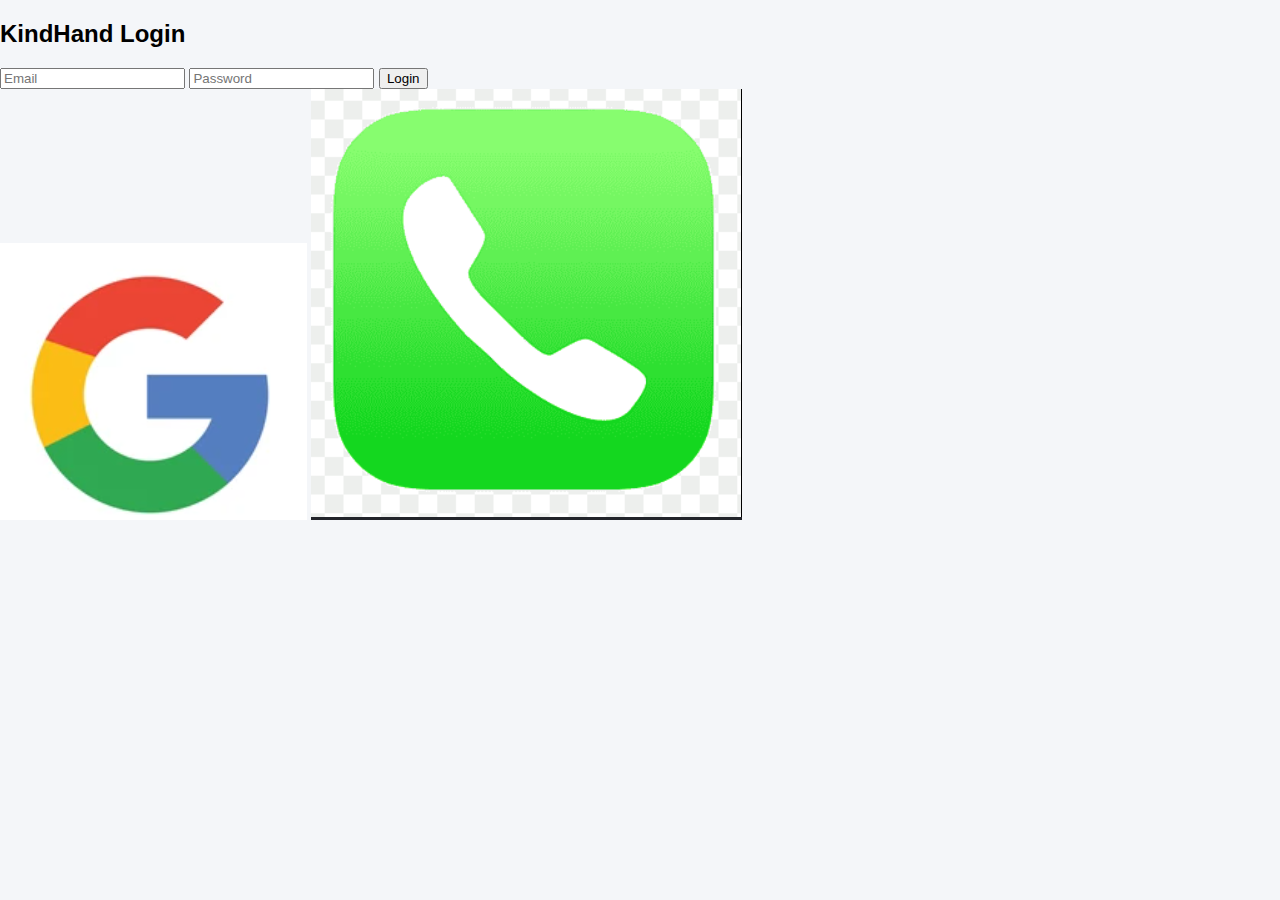
<file: index.html>
<!DOCTYPE html>
<html lang="en">
<head>
  <meta charset="UTF-8">
  <meta name="viewport" content="width=device-width, initial-scale=1.0">
  <title>KindHand Login</title>
  <link rel="stylesheet" href="style.css">
</head>
<body>

<div class="container">
  <h2>KindHand Login</h2>

  <input type="email" id="email" placeholder="Email">
  <input type="password" id="password" placeholder="Password">
  <button onclick="emailLogin()">Login</button>

  <div class="login-icons">
    <img src="google.png" class="icon" onclick="googleLogin()" alt="Google Login">
    <img src="phone.png" class="icon" onclick="phoneLogin()" alt="Phone Login">
  </div>

  <div id="recaptcha-container"></div>
</div>

<script type="module" src="script.js"></script>
</body>
</html>
</file>
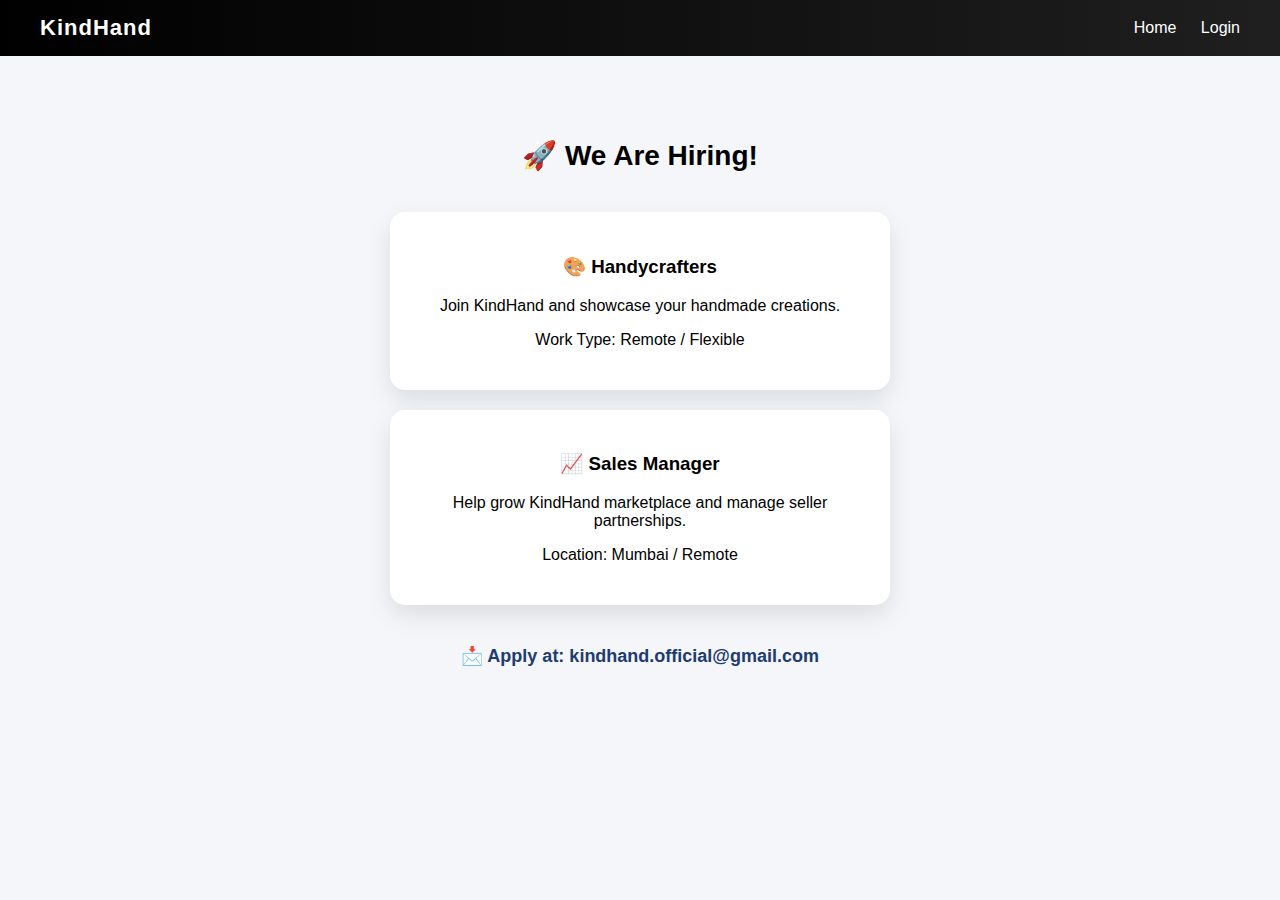
<file: jobs.html>
<!DOCTYPE html>
<html>
<head>
    <title>Jobs - KindHand</title>
    <link rel="stylesheet" href="style.css">
</head>
<body>

<header>
    <div class="logo">KindHand</div>
    <nav>
        <a href="index.html">Home</a>
        <a href="login.html">Login</a>
    </nav>
</header>

<div class="job-container">

    <h2 class="job-title">🚀 We Are Hiring!</h2>

    <div class="job-card">
        <h3>🎨 Handycrafters</h3>
        <p>Join KindHand and showcase your handmade creations.</p>
        <p>Work Type: Remote / Flexible</p>
    </div>

    <div class="job-card">
        <h3>📈 Sales Manager</h3>
        <p>Help grow KindHand marketplace and manage seller partnerships.</p>
        <p>Location: Mumbai / Remote</p>
    </div>

    <div class="contact-email">
        📩 Apply at: kindhand.official@gmail.com
    </div>

</div>

</body>
</html>
</file>
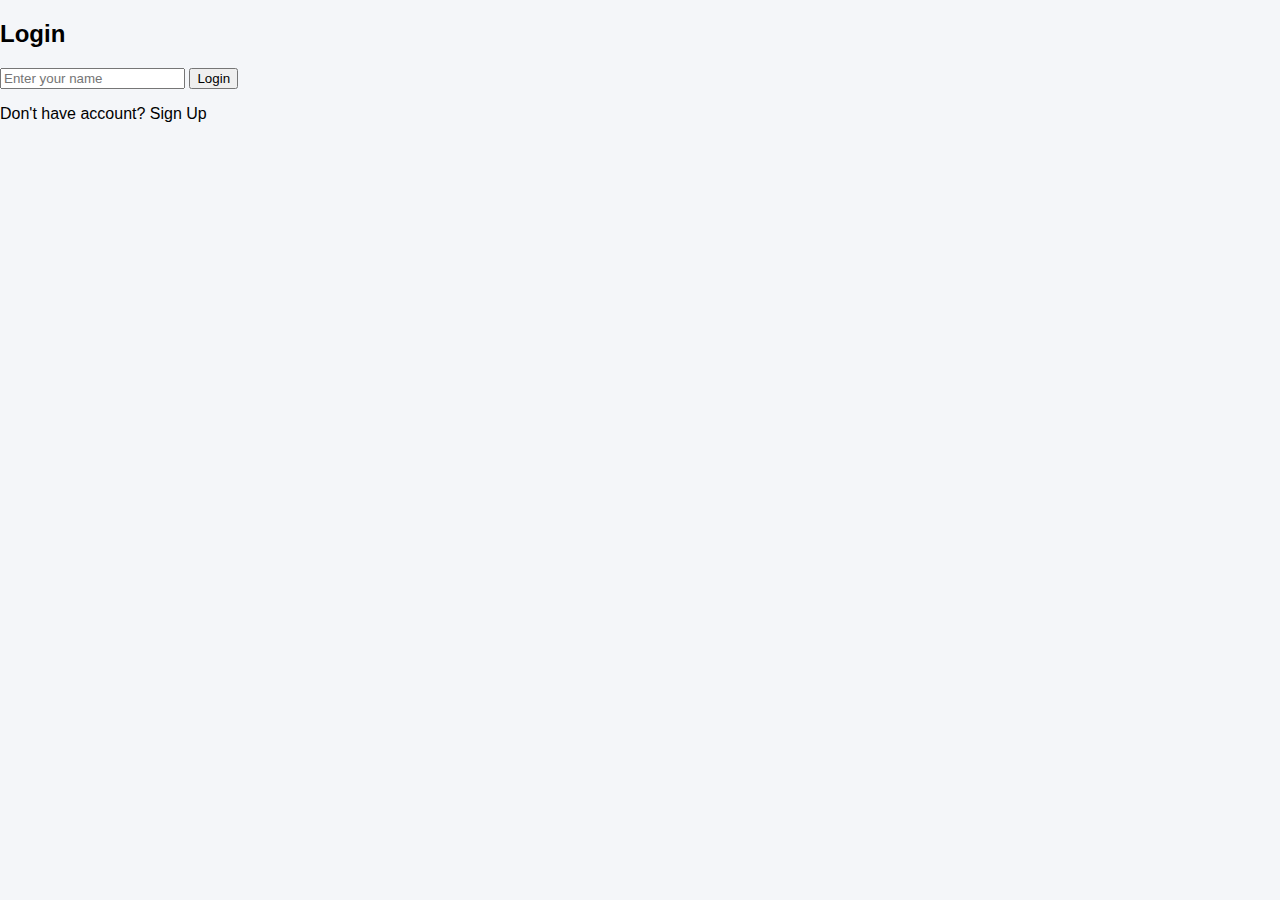
<file: login.html>
<!DOCTYPE html>
<html>
<head>
    <title>Login - KindHand</title>
    <link rel="stylesheet" href="style.css">
</head>
<body class="center">

<div class="login-box">
    <h2>Login</h2>
    <input type="text" id="username" placeholder="Enter your name">
    <button onclick="login()">Login</button>
    <p>Don't have account? <span onclick="signup()">Sign Up</span></p>
</div>

<script src="script.js"></script>
</body>
</html>
</file>
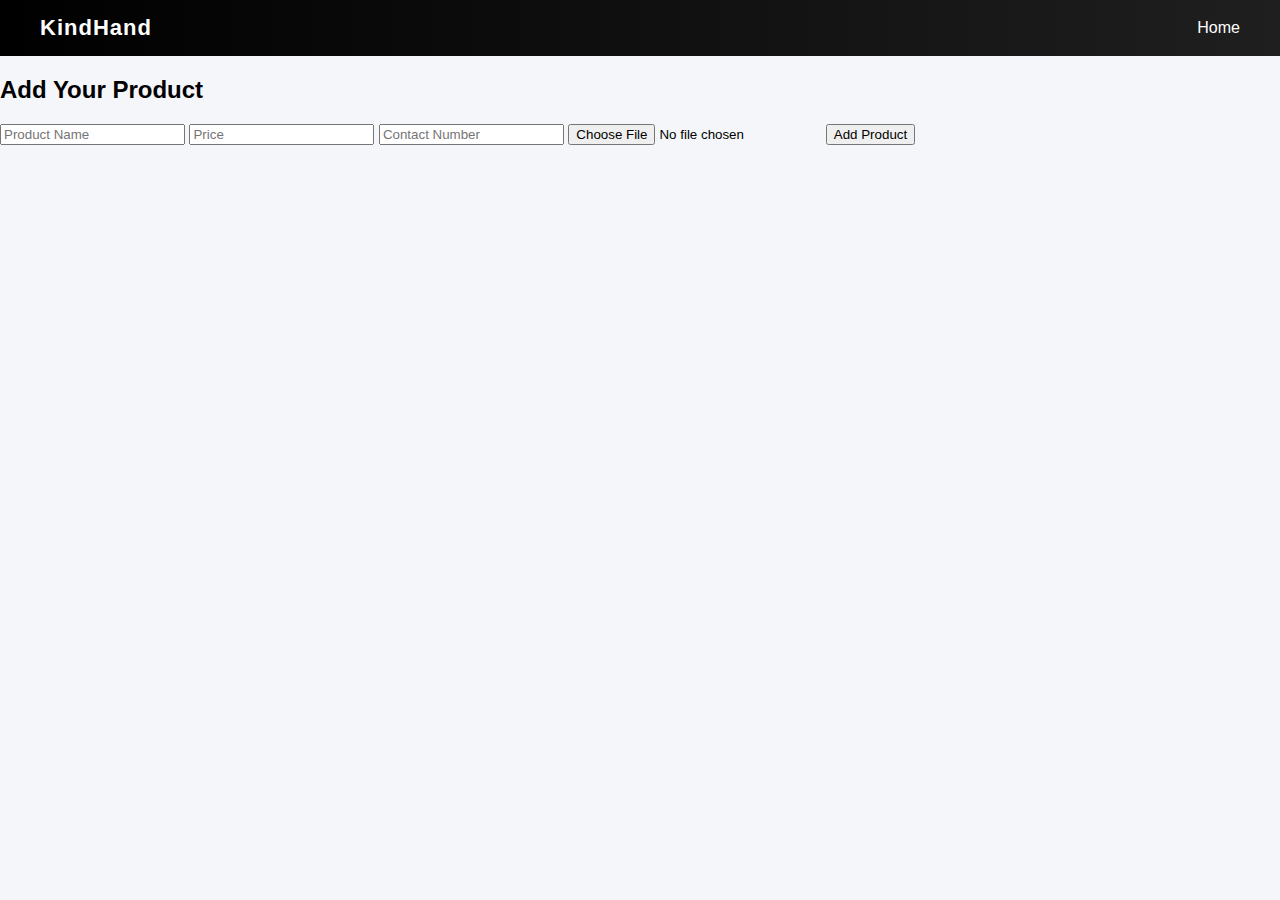
<file: sell.html>
<!DOCTYPE html>
<html>
<head>
    <title>Sell Product - KindHand</title>
    <link rel="stylesheet" href="style.css">
</head>
<body>

<header>
    <div class="logo">KindHand</div>
    <nav>
        <a href="index.html">Home</a>
    </nav>
</header>

<div class="form-box">
    <h2>Add Your Product</h2>
    <input type="text" id="pname" placeholder="Product Name">
    <input type="text" id="price" placeholder="Price">
    <input type="text" id="contact" placeholder="Contact Number">
    <input type="file" id="imageInput">
    <button onclick="addProduct()">Add Product</button>
</div>

<script src="script.js"></script>
</body>
</html>
</file>
<file: style.css>
/* ===== Global ===== */
body {
    margin: 0;
    font-family: 'Segoe UI', sans-serif;
    background: #f4f6f9;
    overflow-x: hidden;
}

/* ===== Header ===== */
header {
    background: linear-gradient(90deg, #000000, #1f1f1f);
    color: white;
    padding: 15px 40px;
    display: flex;
    justify-content: space-between;
    align-items: center;
    animation: slideDown 0.8s ease-in-out;
}

.logo {
    font-size: 22px;
    font-weight: bold;
    letter-spacing: 1px;
}

nav a {
    color: white;
    margin-left: 20px;
    text-decoration: none;
    transition: 0.3s;
}

nav a:hover {
    color: #00c3ff;
}

/* ===== Animations ===== */
@keyframes fadeIn {
    from { opacity: 0; transform: translateY(20px); }
    to { opacity: 1; transform: translateY(0); }
}

@keyframes slideDown {
    from { transform: translateY(-100%); }
    to { transform: translateY(0); }
}

/* ===== Products ===== */
.product-container {
    display: flex;
    flex-wrap: wrap;
    gap: 25px;
    padding: 40px;
    justify-content: center;
}

.product-card {
    background: white;
    border-radius: 12px;
    width: 220px;
    padding: 15px;
    box-shadow: 0 10px 25px rgba(0,0,0,0.1);
    transition: 0.3s;
    animation: fadeIn 0.8s ease forwards;
}

.product-card:hover {
    transform: translateY(-8px);
    box-shadow: 0 15px 30px rgba(0,0,0,0.2);
}

.product-card img {
    width: 100%;
    height: 150px;
    object-fit: cover;
    border-radius: 8px;
}

/* ===== Jobs Page ===== */
.job-container {
    padding: 60px 20px;
    text-align: center;
}

.job-title {
    font-size: 28px;
    margin-bottom: 40px;
    animation: fadeIn 1s ease;
}

.job-card {
    background: white;
    margin: 20px auto;
    padding: 25px;
    max-width: 450px;
    border-radius: 15px;
    box-shadow: 0 10px 25px rgba(0,0,0,0.1);
    transition: 0.3s;
    animation: fadeIn 1s ease;
}

.job-card:hover {
    transform: scale(1.03);
    box-shadow: 0 15px 35px rgba(0,0,0,0.2);
}

.contact-email {
    margin-top: 40px;
    font-weight: bold;
    font-size: 18px;
    color: #1e3c72;
    animation: fadeIn 1.5s ease;
}

/* ===== Greeting ===== */
.center-text {
    text-align: center;
    margin-top: 40px;
    font-size: 24px;
    animation: fadeIn 1s ease;
}
</file>
